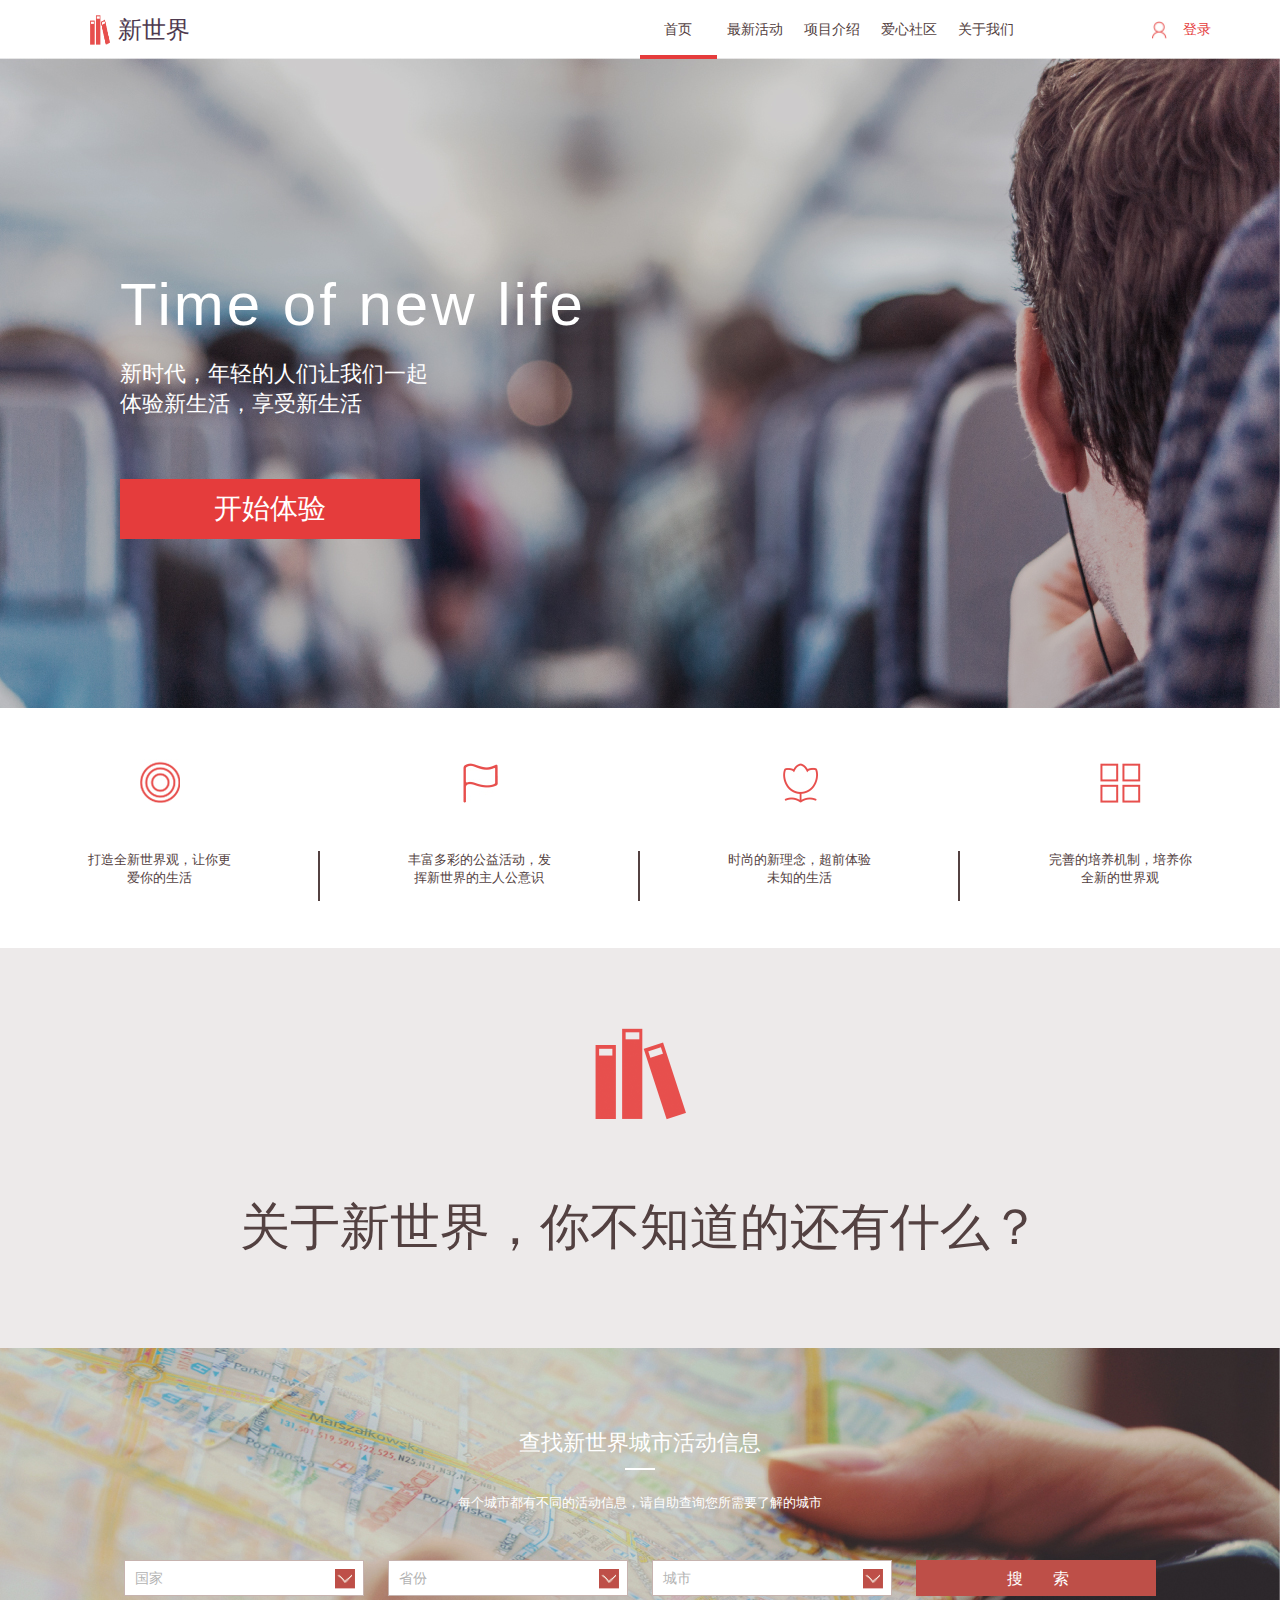
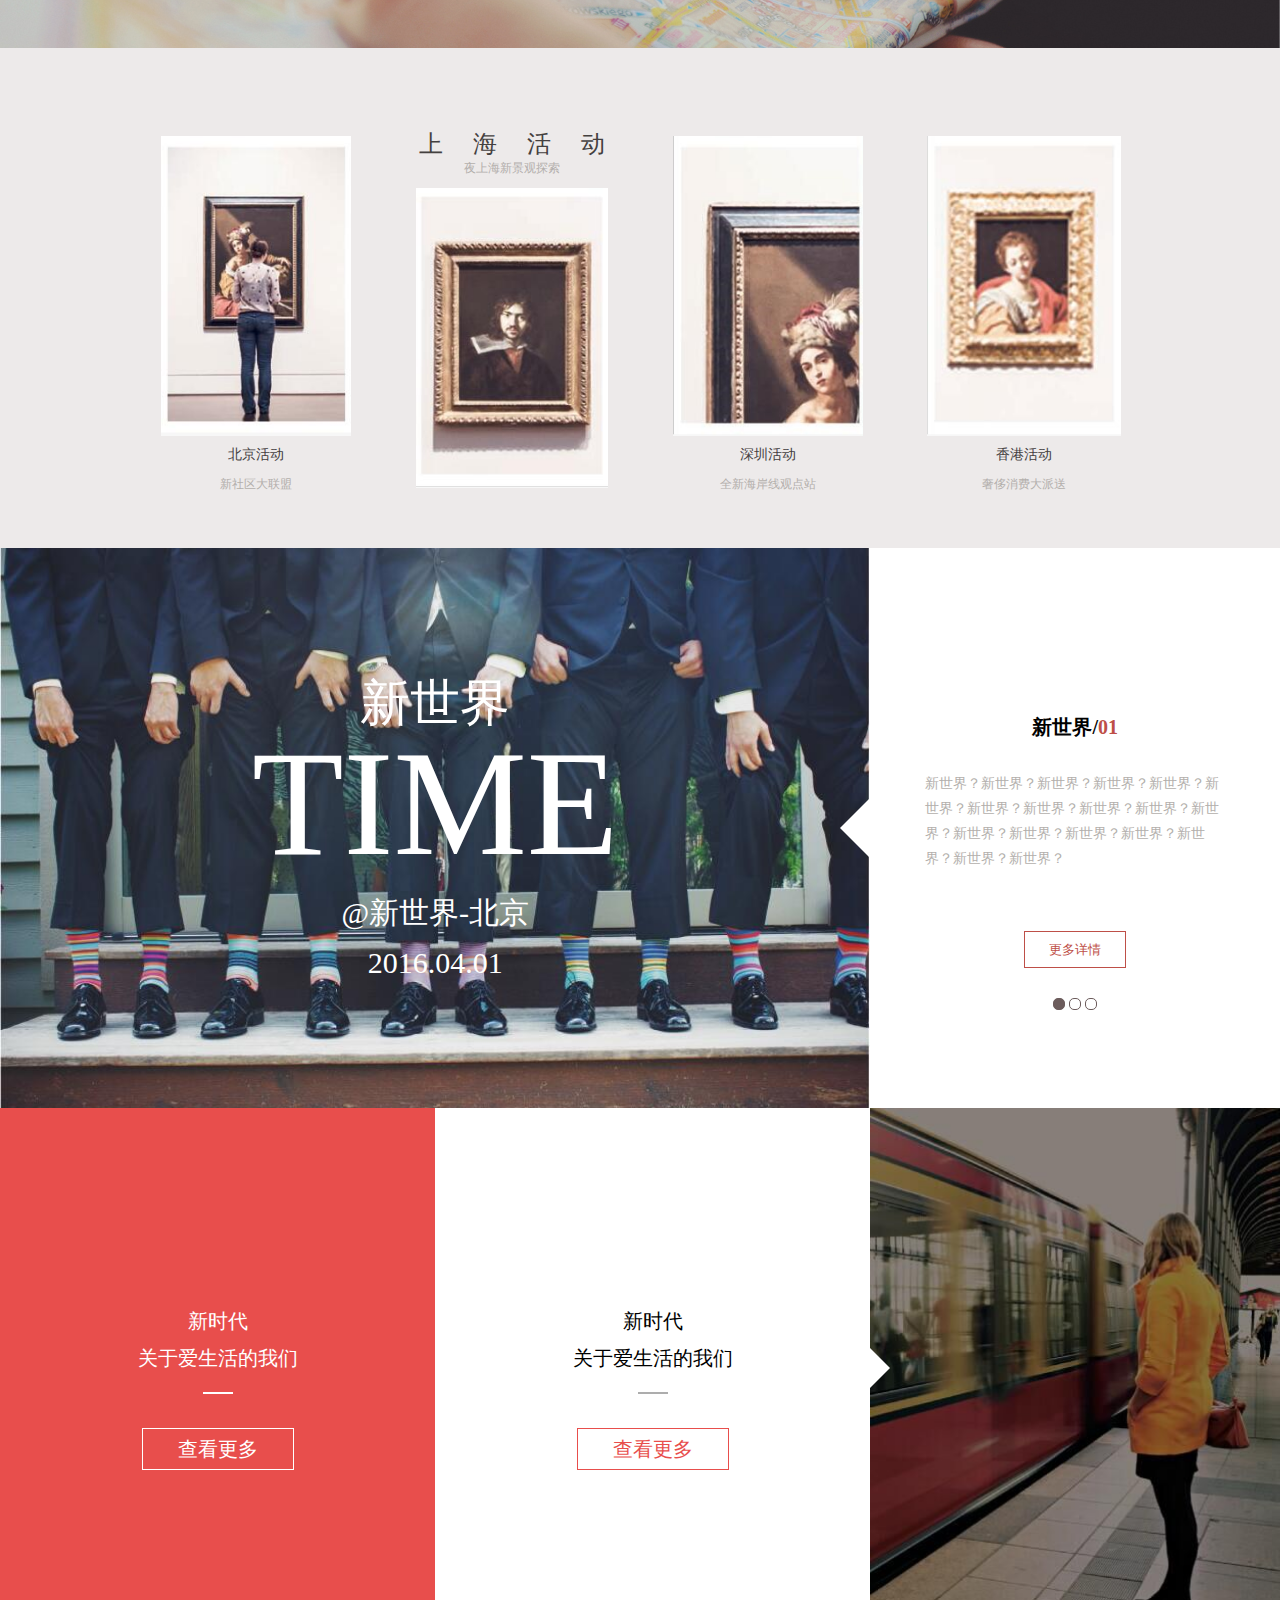
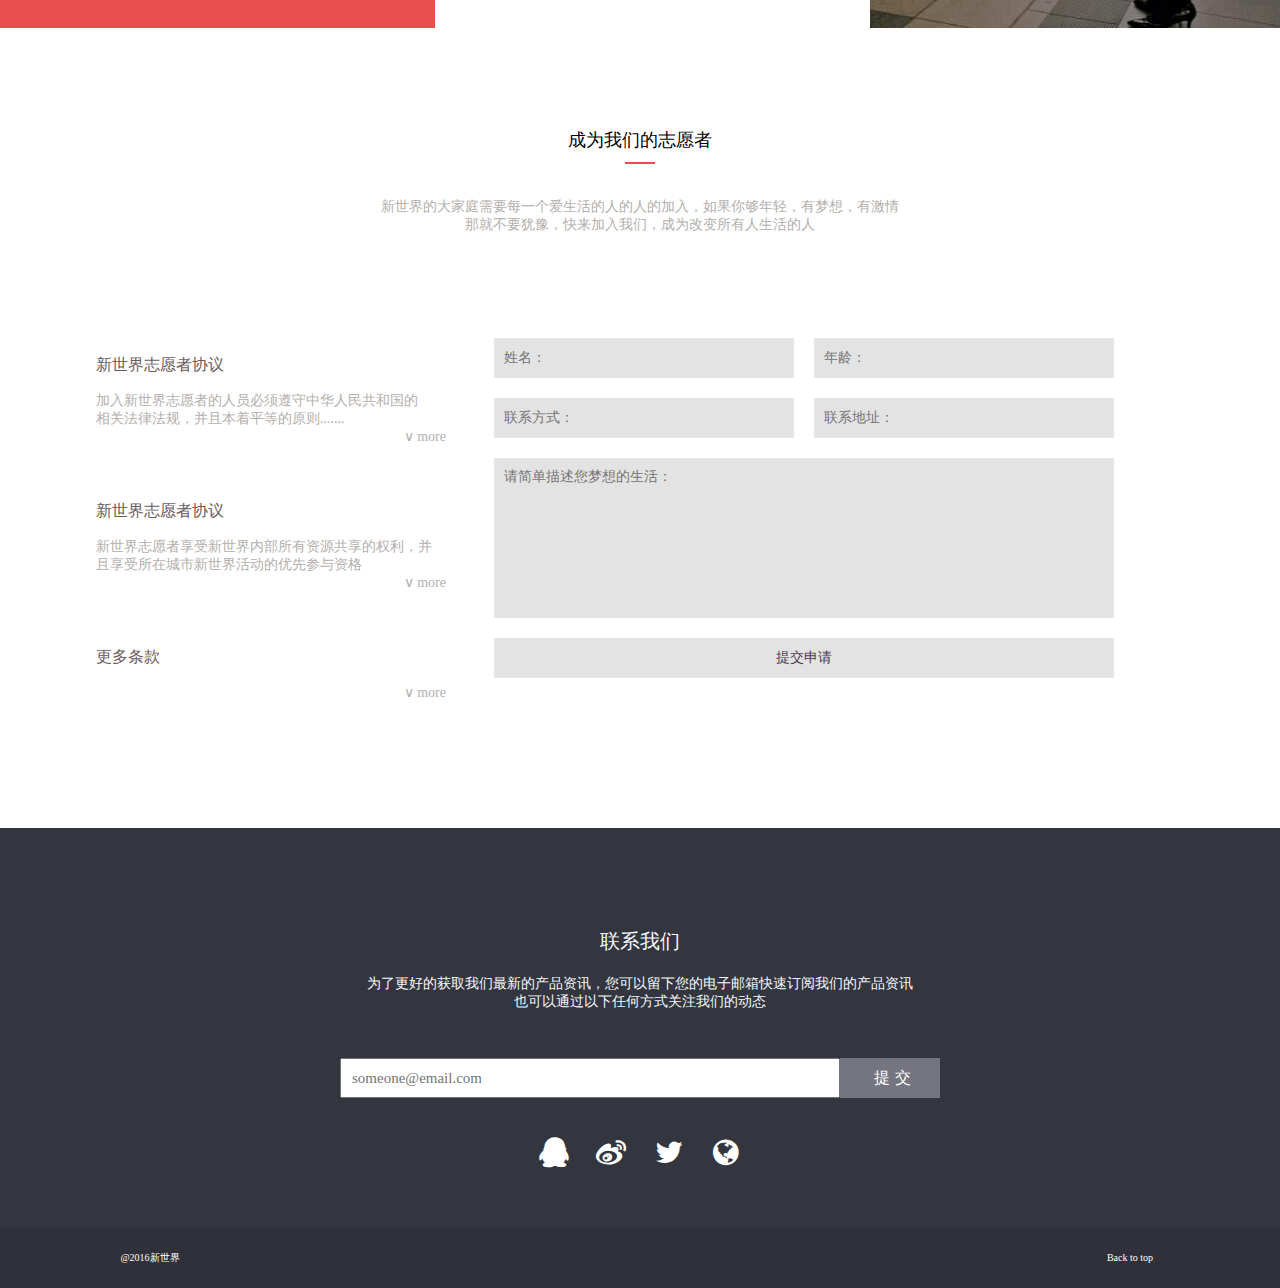
<file: task7/IFE-FirstStage-Task7-master/index.html>
<!DOCTYPE html>
<html lang="en">
<head>
    <meta charset="UTF-8">
    <title>New world</title>
    <link rel="stylesheet" href="css/normalize.css"/>
    <link rel="stylesheet" href="css/style.css"/>
    <link rel="stylesheet" href="css/font-awesome.min.css"/>
</head>
<body>
    
    <a name="top"></a>
    <div class="container">
        <header>
            
            <div class="banner-left">
                <h1>新世界</h1>
            </div>
            <nav>
                <ul>
                    <li>首页</li>
                    <li>最新活动</li>
                    <li>项目介绍</li>
                    <li>爱心社区</li>
                    <li>关于我们</li>
                    <li class="move"></li>
                </ul>
            </nav>
            <div class="banner-right">
                <span>登录</span>
                <div class="move"></div>
            </div>
            
        </header>
        <section id="section-1">
            
            <div class="mes">
                <p>Time of new life</p>
                <p>新时代，年轻的人们让我们一起</p>
                <p>体验新生活，享受新生活</p>
                <span>开始体验</span>
            </div>
            
        </section>
        <section id="section-2">
            
            <div class="cell">
                <div class="img">
                    <img src="images/icon-3.jpg"/>
                </div>
                <div class="mes">
                    <p>打造全新世界观，让你更<br/>爱你的生活</p>
                </div>
            </div>
            <div class="cell">
                <div class="img">
                    <img src="images/icon-4.jpg"/>
                </div>
                <div class="mes">
                    <p>丰富多彩的公益活动，发<br/>挥新世界的主人公意识</p>
                </div>
            </div>
            <div class="cell">
                <div class="img">
                    <img src="images/icon-5.jpg"/>
                </div>
                <div class="mes">
                    <p>时尚的新理念，超前体验<br/>未知的生活</p>
                </div>
            </div>
            <div class="cell">
                <div class="img">
                    <img src="images/icon-6.jpg"/>
                </div>
                <div class="mes">
                    <p>完善的培养机制，培养你<br/>全新的世界观</p>
                </div>
            </div>
            
        </section>
        <section id="section-3">
            
            <div class="img">
                <img src="images/icon-1.png"/>
            </div>
            <div class="mes">
                <p>关于新世界，你不知道的还有什么？</p>
            </div>
            
        </section>
        <section id="section-4">

                <div class="mes">
                    <p>查找新世界城市活动信息</p>
                    <span></span>
                    <p>每个城市都有不同的活动信息，请自助查询您所需要了解的城市</p>
                </div>
                <input type="radio" name="select"/>
                <input type="radio" name="select"/>
                <input type="radio" name="select"/>
                <input type="submit"/ value=" 搜索"/>
                <div class="options">
                    <div class="select select-1">
                        <span>国家</span>
                        <div class="option">
                            <ul>
                                <li>中国</li>
                                <li>美国</li>
                            </ul>
                        </div>
                    </div>
                    <div class="select select-2">
                        <span>省份</span>
                        <div class="option">
                            <ul>
                                <li>北京市</li>
                                <li>天津市</li>
                                <li>河北省</li>
                                <li>陕西省</li>
                                <li>内蒙古自治区</li>
                                <li>辽宁省</li>
                            </ul>
                        </div>
                    </div>
                    <div class="select select-3">
                        <span>城市</span>
                        <div class="option">
                        </div>
                    </div>
                    <div class="select">
                        <span> </span>
                    </div>
                </div>
            
        </section>
        <section id="section-5">
            
            <div class="cell">
                <div class="img">
                    <img src="images/pic03.jpg"/>
                </div>
                <div class="mes">
                    <p>北京活动</p>
                    <p>新社区大联盟</p>
                </div>
            </div>
            <div class="cell">
                <div class="mes">
                    <p>上海活动</p>
                    <p>夜上海新景观探索</p>
                </div>
                <div class="img">
                    <img src="images/pic04.jpg"/>
                </div>
            </div>
            <div class="cell">
                <div class="img">
                    <img src="images/pic05.jpg"/>
                </div>
                <div class="mes">
                    <p>深圳活动</p>
                    <p>全新海岸线观点站</p>
                </div>
            </div>
            <div class="cell">
                <div class="img">
                    <img src="images/pic06.jpg"/>
                </div>
                <div class="mes">
                    <p>香港活动</p>
                    <p>奢侈消费大派送</p>
                </div>
            </div>
            
        </section>
        <section id="section-6">
            
            <div class="left">
                <div class="mes">
                    <p>新世界</p>
                    <p>TIME</p>
                    <p>@新世界-北京</p><br>
                    <p>2016.04.01</p>
                </div>
            </div>
            <div class="right">
                <div class="wrapper">
                    <input type="radio" name="list"/>
                    <input type="radio" name="list"/>
                    <input type="radio" name="list"/><br/>
                    <div class="list"></div>
                    <div class="list"></div>
                    <div class="list"></div>
                    <div class="mes mes-1">
                        <p>新世界/<span>01</span></p>
                        <p>新世界？新世界？新世界？新世界？新世界？新世界？新世界？新世界？新世界？新世界？新世界？新世界？新世界？新世界？新世界？新世界？新世界？新世界？</p>
                    </div>
                    <div class="mes mes-2">
                        <p>新世界/<span>02</span></p>
                        <p>新世界。新世界。新世界。新世界。新世界。新世界。新世界。新世界。新世界。新世界。新世界。新世界。新世界。新世界。新世界。新世界。新世界。新世界。</p>
                    </div>
                    <div class="mes mes-3">
                        <p>新世界/<span>03</span></p>
                        <p>新世界！新世界！新世界！新世界！新世界！新世界！新世界！新世界！新世界！新世界！新世界！新世界！新世界！新世界！新世界！新世界！新世界！新世界！</p>
                    </div>
                    <div class="button">
                        <span>更多详情</span>
                    </div>
                </div>
            </div>
            
        </section>
        <section id="section-7">
            
            <div class="wrapper">
                <div class="cell">
                    <div class="mes">
                        <p>新时代</p>
                        <p>关于爱生活的我们</p>
                        <span></span>
                    </div>
                    <div class="button">
                        <span>查看更多</span>
                    </div>
                </div>
                <div class="cell">
                    <div class="mes">
                        <p>新时代</p>
                        <p>关于爱生活的我们</p>
                        <span></span>
                    </div>
                    <div class="button">
                        <span>查看更多</span>
                    </div>
                </div>
            </div>
            <div class="img"></div>
            
        </section>
        <section id="section-8">
            
            <div class="top">
                <div class="mes">
                    <p>成为我们的志愿者</p>
                    <span></span>
                    <p>新世界的大家庭需要每一个爱生活的人的人的加入，如果你够年轻，有梦想，有激情<br/>那就不要犹豫，快来加入我们，成为改变所有人生活的人</p>
                </div>
            </div>
            <div class="left">
                <div class="mes">
                    <p>新世界志愿者协议</p>
                    <p>加入新世界志愿者的人员必须遵守中华人民共和国的<br/>相关法律法规，并且本着平等的原则.......</p>
                    <span>∨ more</span>
                </div>
                <div class="mes">
                    <p>新世界志愿者协议</p>
                    <p>新世界志愿者享受新世界内部所有资源共享的权利，并<br/>且享受所在城市新世界活动的优先参与资格</p>
                    <span>∨ more</span>
                </div>
                <div class="mes">
                    <p>更多条款</p>
                    <span>∨ more</span>
                </div>
            </div>
            <div class="right">
                <form>
                    <input type="text" placeholder="姓名："/>
                    <input type="text" placeholder="年龄："/>
                    <input type="text" placeholder="联系方式："/>
                    <input type="text" placeholder="联系地址："/>
                    <textarea cols="30" rows="10" placeholder="请简单描述您梦想的生活："></textarea>
                    <input type="submit" value="提交申请"/>
                </form>
            </div>
            
        </section>
        <section id="section-9">
            
            <div class="mes">
                <p>联系我们</p>
                <p>为了更好的获取我们最新的产品资讯，您可以留下您的电子邮箱快速订阅我们的产品资讯<br/>也可以通过以下任何方式关注我们的动态</p>
            </div>
            <div class="text">
                <input type="email" placeholder="someone@email.com"/>
                <input type="submit" value=" 提交"/>
            </div>
            <div class="icon">
                <i class="fa fa-qq"></i>
                <i class="fa fa-weibo"></i>
                <i class="fa fa-twitter"></i>
                <i class="fa fa-globe"></i>
            </div>
            
        </section>
        <footer>
            <div class="mes">
                <span>@2016新世界</span>
            </div>
            <div class="back">
                <a href="#top">Back to top</a>
            </div>
        </footer>
    </div>
    
</body>
</html>
</file>
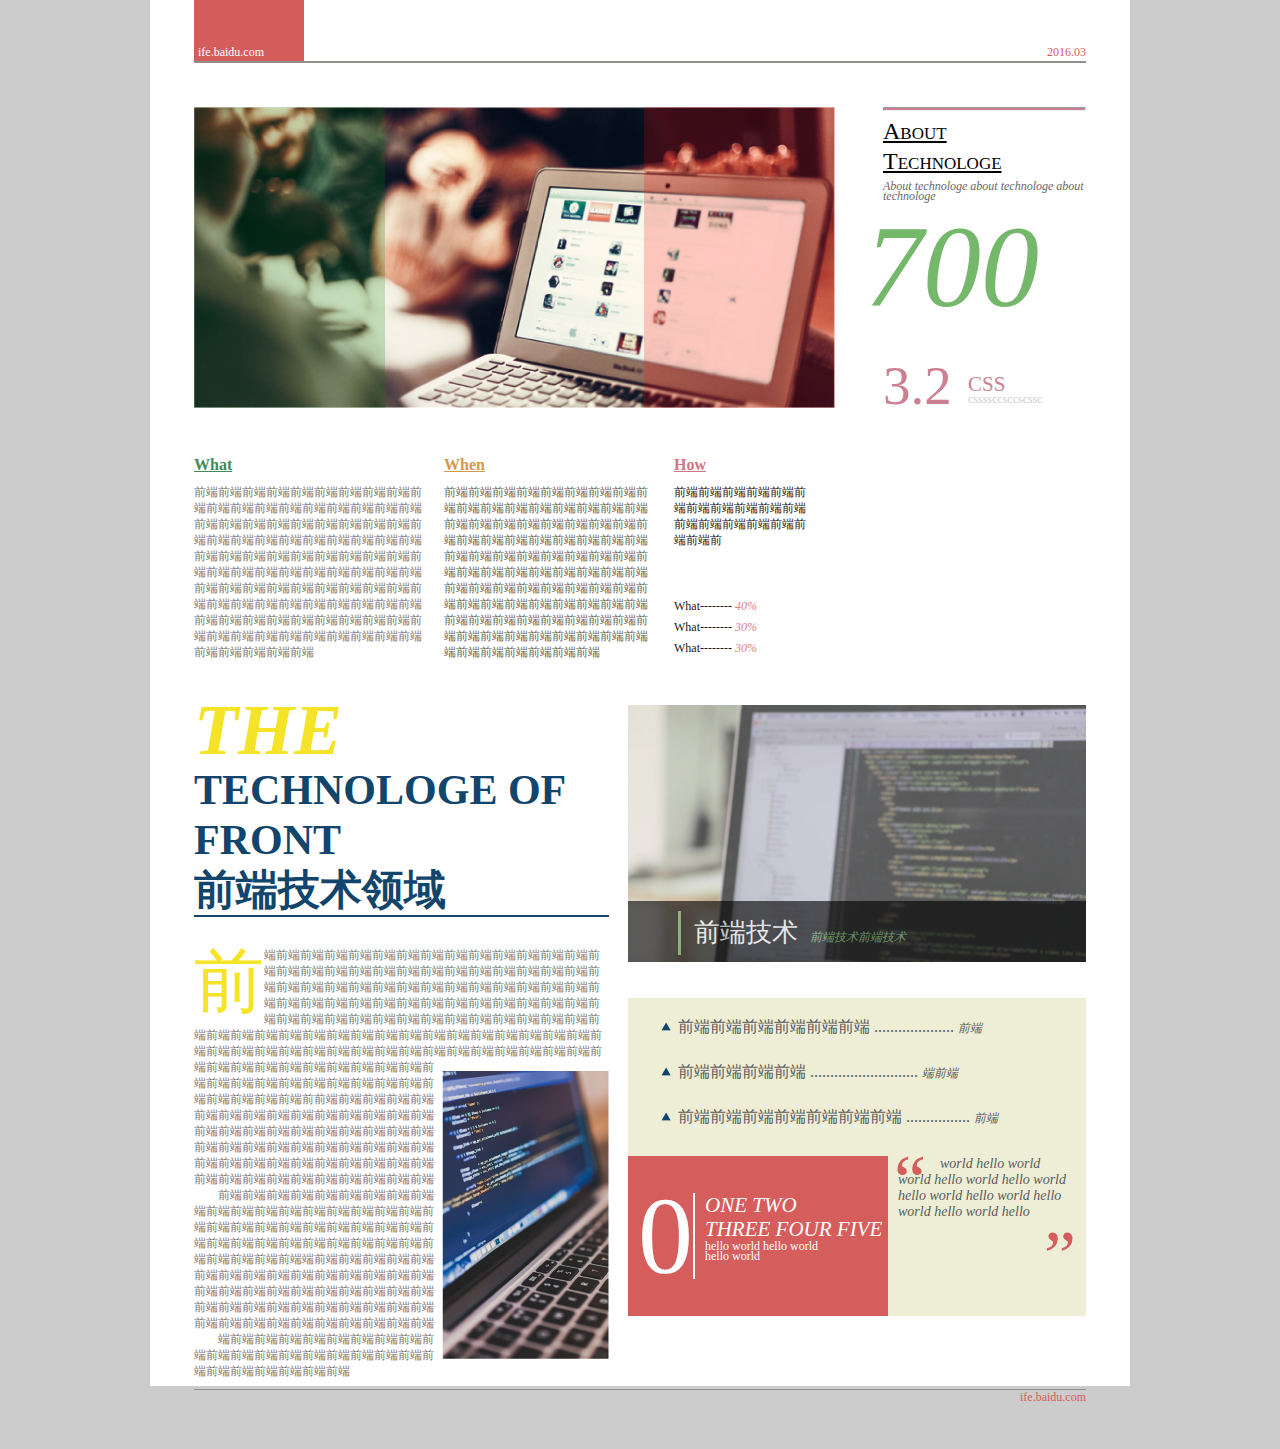
<file: task6/task_1_6git/mission1_6/index.html>
﻿<!DOCTYPE html>
<html>
  <head>
    <meta charset="utf-8">
    <link rel="stylesheet" href="css/index.css" media="screen" title="no title" charset="utf-8">
    <title>Mission1_6</title>
  </head>
  <body>
    <div class="main">
      <div class="top">
        <div class="top_bg">
          <span>ife.baidu.com</span>
        </div>
        <span class="top_time">2016.03</span>
      </div>
      <div class="middle">
        <div class="middle_left">
          <img src="img/pic1.png"/>
          <div class="cover_left"></div>
          <div class="cover_right"></div>
        </div>
        <div class="middle_right">
          <hr/>
          <p class="About">about</p>
          <p class="About" style="margin-top:-10px">technologe</p>
          <p class="detail">About technologe about technologe about technologe</p>
          <p class="seven">700</p>
          <p class="num">3.2</p>
          <p class="text_1">CSS</p>
          <p class="text_2">cssssccsccscssc</p>
        </div>
      </div>
      <div class="middle_text">
        <div class="le">
          <div class="what">What</div>
          <p>
            前端前端前端前端前端前端前端前端前端前
            端前端前端前端前端前端前端前端前端前端
            前端前端前端前端前端前端前端前端前端前
            端前端前端前端前端前端前端前端前端前端
            前端前端前端前端前端前端前端前端前端前
            端前端前端前端前端前端前端前端前端前端
            前端前端前端前端前端前端前端前端前端前
            端前端前端前端前端前端前端前端前端前端
            前端前端前端前端前端前端前端前端前端前
            端前端前端前端前端前端前端前端前端前端
            前端前端前端前端前端
          </p>
        </div>
        <div class="mi">
          <div class="when">When</div>
          <p>
            前端前端前端前端前端前端前端前端前
            端前端前端前端前端前端前端前端前端
            前端前端前端前端前端前端前端前端前
            端前端前端前端前端前端前端前端前端
            前端前端前端前端前端前端前端前端前
            端前端前端前端前端前端前端前端前端
            前端前端前端前端前端前端前端前端前
            端前端前端前端前端前端前端前端前端
            前端前端前端前端前端前端前端前端前
            端前端前端前端前端前端前端前端前端
            端前端前端前端前端前端前端
          </p>
        </div>
        <div class="ri">
          <div class="how">How</div>
          <p>
            前端前端前端前端前端前
            端前端前端前端前端前端
            前端前端前端前端前端前
            端前端前
          </p>
          <ul>
            <li>What--------
              <span>40%</span>
            </li>
            <li>What--------
              <span>30%</span>
            </li>
            <li>What--------
              <span>30%</span>
            </li>
          </ul>
        </div>
      </div>
      <div class="bottom">
        <div class="left">
          <div class="left_up">
				    <p><span class="the">THE</span> TECHNOLOGE OF FRONT </p>
				    <p><span class="front_end">前端技术领域</span></p>
			    </div>
          <div class="left_bottom">
				    <div class="le_text">
					    <p>    前端前端前端前端前端前端前端前端前端前端前端前端前端前端前端前端前端前端前端前端前端前端前端前端前端前端前端前端前端前端前端前端前端前端前端前端前端前端前端前端前端前端前端前端前端前端前端前端前端前端前端前端前端前端前端前端前端前端前端前端前端前端前端前端前端前端前端前端前端前端前端前端前端前端前端前端前端前端前端前端前端前端前端前端前端前端前端前端前端前端前端前端前端前端前端前端前端前端前端前端前端<img class="pic_2" src="img/pic3.png"/>前端前端前端前端前端前端前端前端前端前端前端前端前端前端前端前端前端前端前端前端前端前端前端前端前端前端前端前端前前端前端前端前端前端前端前端前端前端前端前端前端前端前端前端前端前端前端前端前端前端前端前端前端前端前端前端前端前端前端前端前端前端前端前端前端前端前端前端前端前端前端前端前端前端前端前端前端前端前端前端前端前端前端前端
              </p>
            </div>
					    <p>前端前端前端前端前端前端前端前端前端端前端前端前端前端前端前端前端前端前端前端前端前端前端前端前端前端前端前端前端前端前端前端前端前端前端前端前端前端前端前端前端前端前端前端端前端前端前端前端前端前端前端前端前端前端前端前端前端前端前端前端前端前端前端前端前端前端前端前端前端前端前端前端前端前端前端前端前端前端前端前端前端前端前端前端前端前端前端前端前端</p>
					    <p>端前端前端前端前端前端前端前端前端前端前端前端前端前端前端前端前端前端前端前端前端前端前端前端前端前端</p>
			    </div>
        </div>
        <div class="right">
          <div class="rim">
            <img src="img/pic2.png"/>
            <div class="rim_text">
              <p>
                前端技术
                <span>前端技术前端技术</span>
              </p>
            </div>
          </div>
          <div class="r_text">
            <div class="r_text_1">
              <ul>
                <li>
                  前端前端前端前端前端前端 ....................
                  <span class="sp">前端</span>
                </li>
                <li>
                  前端前端前端前端 ...........................
                  <span class="sp">端前端</span>
                </li>
                <li>
                  前端前端前端前端前端前端前端 ................
                  <span class="sp">前端</span>
                </li>
              </ul>
            </div>
            <div class="r_text_2">
              <p class="zero">0</p>
              <p class="nums">
                ONE TWO
                <br/>
                THREE FOUR FIVE
              </p>
              <p class="hello">
                hello world hello world
                <br/>
                hello world
              </p>
            </div>
            <div class="r_text_3">
              <p>
                <span class="pu_left">“</span>
                world hello world world hello world hello world hello world hello world hello world hello world hello
                <span class="pu_right">”</span>
              </p>
            </div>
          </div>
        </div>
      </div>
      <footer>
        <p>ife.baidu.com</p>
      </footer>
    </div>
  </body>
</html>
</file>
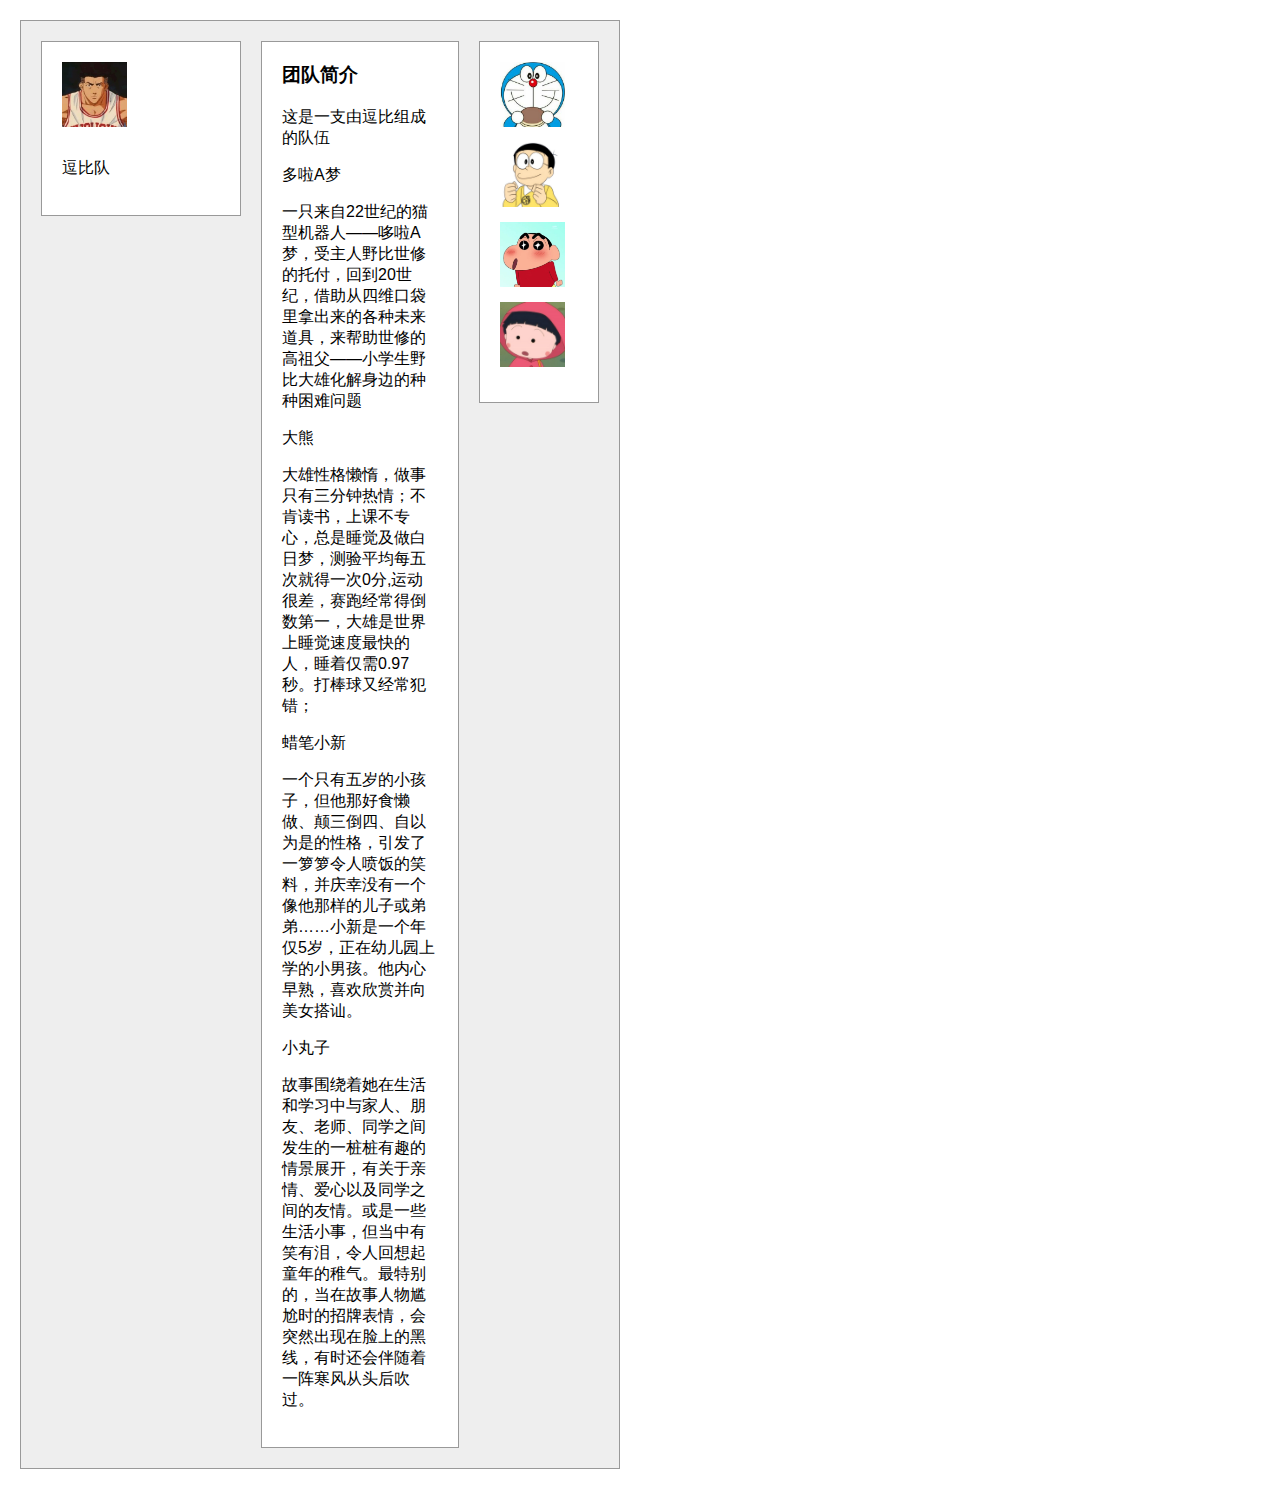
<file: task3/task_1_3cen _i/task_1_3_i.html>
<!DOCTYPE html PUBLIC "-//W3C//DTD XHTML 1.0 Transitional//EN" "http://www.w3.org/TR/xhtml1/DTD/xhtml1-transitional.dtd">
<html xmlns="http://www.w3.org/1999/xhtml">
<head>
	<meta http-equiv="Content-Type" content="text/html; charset=utf-8" />
	<link href="style/task_1_3_i.css" rel="stylesheet" type="text/css"/>
<title>task1_3_i</title>
</head>
	
<body>
	<div class="mainbody">
		<div class="left">
			<img class="teamLogo" src="img/qt.jpg"></img>
			<p class="teamText">逗比队</p>
		</div>
		
		<div class="right">
			<img class="bodysLogo"  src="img/dlA.jpg"></img>
			<img class="bodysLogo"  src="img/dx.jpeg"></img>
			<img class="bodysLogo"  src="img/xiaoxin.jpg"></img>
			<img class="bodysLogo"  src="img/xwz.jpeg"></img>
		</div>
		
		<div class="middle">
			<h3>团队简介</h3>
			<p>这是一支由逗比组成的队伍</p>
			<a>多啦A梦</a>
			<p>一只来自22世纪的猫型机器人——哆啦A梦，受主人野比世修的托付，回到20世纪，借助从四维口袋里拿出来的各种未来道具，来帮助世修的高祖父——小学生野比大雄化解身边的种种困难问题</p>
			<a>大熊</a>
			<p>大雄性格懒惰，做事只有三分钟热情；不肯读书，上课不专心，总是睡觉及做白日梦，测验平均每五次就得一次0分,运动很差，赛跑经常得倒数第一，大雄是世界上睡觉速度最快的人，睡着仅需0.97秒。打棒球又经常犯错；</p>
			<a>蜡笔小新</a>
			<p>一个只有五岁的小孩子，但他那好食懒做、颠三倒四、自以为是的性格，引发了一箩箩令人喷饭的笑料，并庆幸没有一个像他那样的儿子或弟弟……小新是一个年仅5岁，正在幼儿园上学的小男孩。他内心早熟，喜欢欣赏并向美女搭讪。</p>
			<a>小丸子</a>
			<p>故事围绕着她在生活和学习中与家人、朋友、老师、同学之间发生的一桩桩有趣的情景展开，有关于亲情、爱心以及同学之间的友情。或是一些生活小事，但当中有笑有泪，令人回想起童年的稚气。最特别的，当在故事人物尴尬时的招牌表情，会突然出现在脸上的黑线，有时还会伴随着一阵寒风从头后吹过。</p>
		</div>
		
		
		
	</div>
	
</body>
</html>
</file>
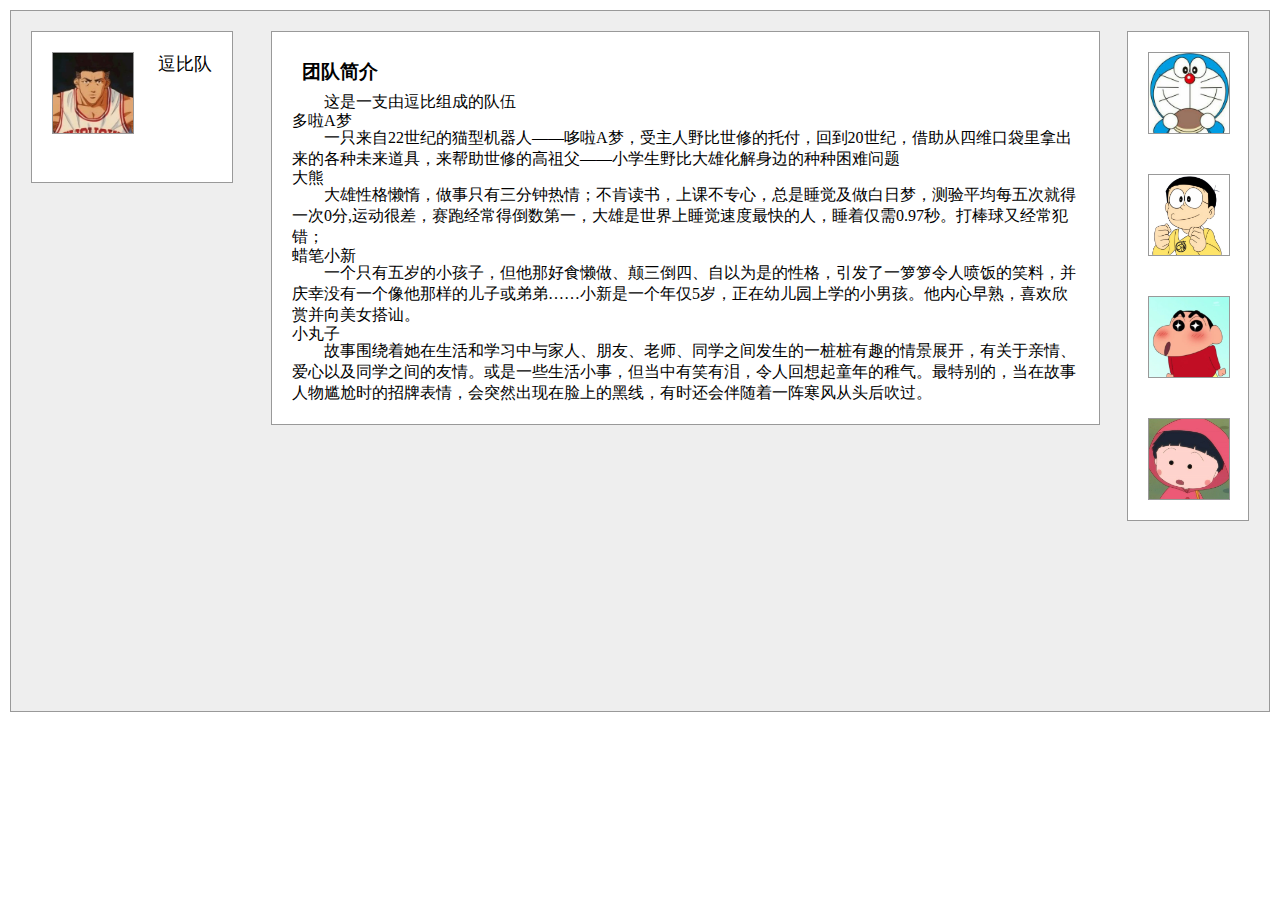
<file: task3/task_1_3cen/task_1_3.html>
<!DOCTYPE html PUBLIC "-//W3C//DTD XHTML 1.0 Transitional//EN" "http://www.w3.org/TR/xhtml1/DTD/xhtml1-transitional.dtd">
<html xmlns="http://www.w3.org/1999/xhtml">
<head>
	<meta http-equiv="Content-Type" content="text/html; charset=utf-8" />
	<link href="style/task_1_3.css" rel="stylesheet" type="text/css"/>
<title>task1_3</title>
</head>
	
<body>
	<div class="mainbody">
		<div class="left">
			<img class="teamLogo" src="img/qt.jpg"></img>
			<p class="teamText">逗比队</p>
		</div>
		
		<div class="right">
			<img class="bodysLogo"  src="img/dlA.jpg"></img>
			<img class="bodysLogo"  src="img/dx.jpeg"></img>
			<img class="bodysLogo"  src="img/xiaoxin.jpg"></img>
			<img class="bodysLogo"  src="img/xwz.jpeg"></img>
		</div>
		
		<div class="middle">
			<h3>团队简介</h3>
			<p>这是一支由逗比组成的队伍</p>
			<a>多啦A梦</a>
			<p>一只来自22世纪的猫型机器人——哆啦A梦，受主人野比世修的托付，回到20世纪，借助从四维口袋里拿出来的各种未来道具，来帮助世修的高祖父——小学生野比大雄化解身边的种种困难问题</p>
			<a>大熊</a>
			<p>大雄性格懒惰，做事只有三分钟热情；不肯读书，上课不专心，总是睡觉及做白日梦，测验平均每五次就得一次0分,运动很差，赛跑经常得倒数第一，大雄是世界上睡觉速度最快的人，睡着仅需0.97秒。打棒球又经常犯错；</p>
			<a>蜡笔小新</a>
			<p>一个只有五岁的小孩子，但他那好食懒做、颠三倒四、自以为是的性格，引发了一箩箩令人喷饭的笑料，并庆幸没有一个像他那样的儿子或弟弟……小新是一个年仅5岁，正在幼儿园上学的小男孩。他内心早熟，喜欢欣赏并向美女搭讪。</p>
			<a>小丸子</a>
			<p>故事围绕着她在生活和学习中与家人、朋友、老师、同学之间发生的一桩桩有趣的情景展开，有关于亲情、爱心以及同学之间的友情。或是一些生活小事，但当中有笑有泪，令人回想起童年的稚气。最特别的，当在故事人物尴尬时的招牌表情，会突然出现在脸上的黑线，有时还会伴随着一阵寒风从头后吹过。</p>
		</div>
		
		
		
	</div>
	
</body>
</html>
</file>
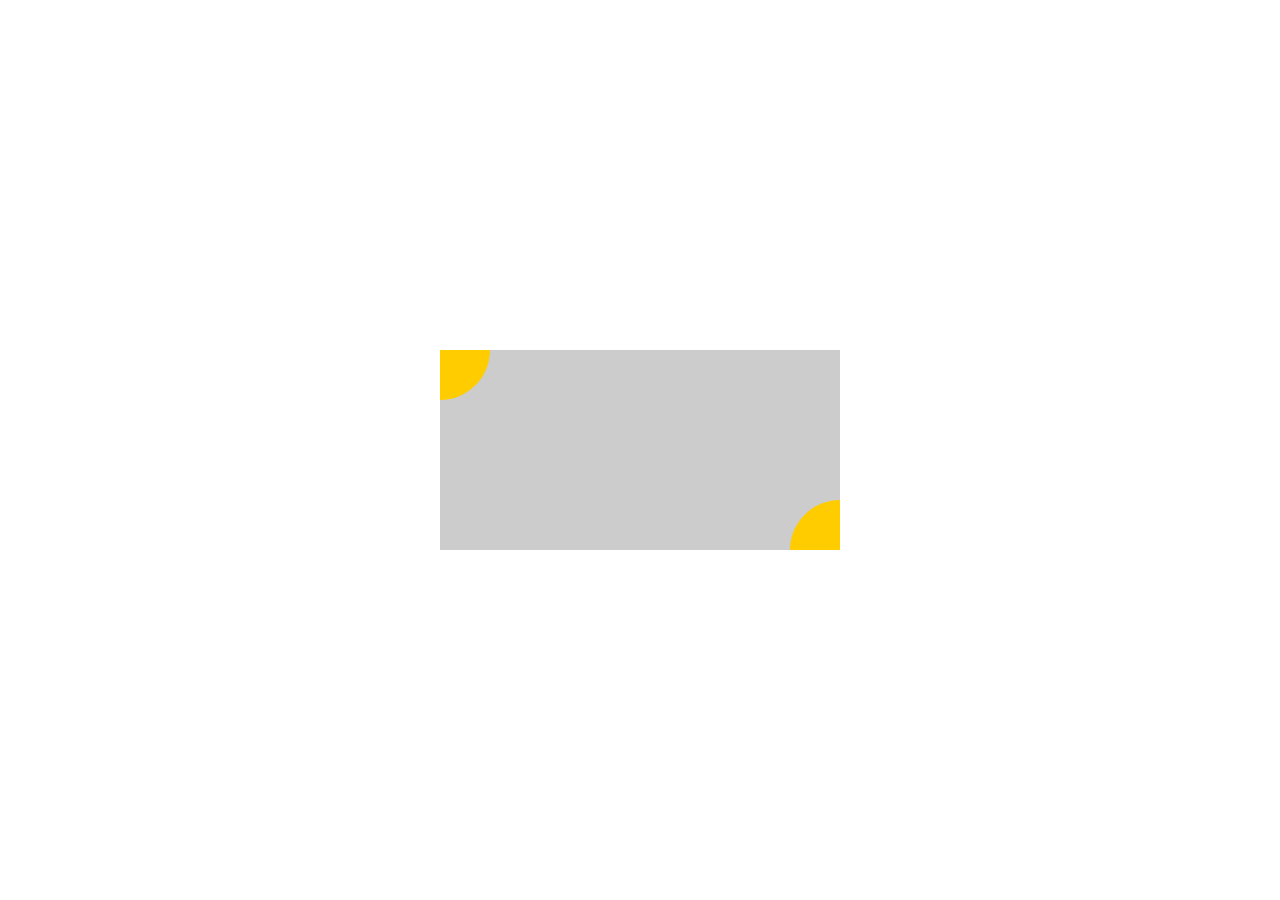
<file: task4/task_1_4cen/task_1_4 flex.html>
<!DOCTYPE html PUBLIC "-//W3C//DTD XHTML 1.0 Transitional//EN" "http://www.w3.org/TR/xhtml1/DTD/xhtml1-transitional.dtd">
<html xmlns="http://www.w3.org/1999/xhtml">
<head>
	<meta http-equiv="Content-Type" content="text/html; charset=utf-8" />
	<link href="style/task_1_4 flex.css" rel="stylesheet" type="text/css"/>
<title>task1_4_flex</title>
</head>
	
<body>
	<div class="wrap">
		<div class="mainbody">	
			<div class="cicle toLeft">	</div>
			<div class="cicle toRight"> </div>	
		</div>
	</div>
</body>
</html>
</file>
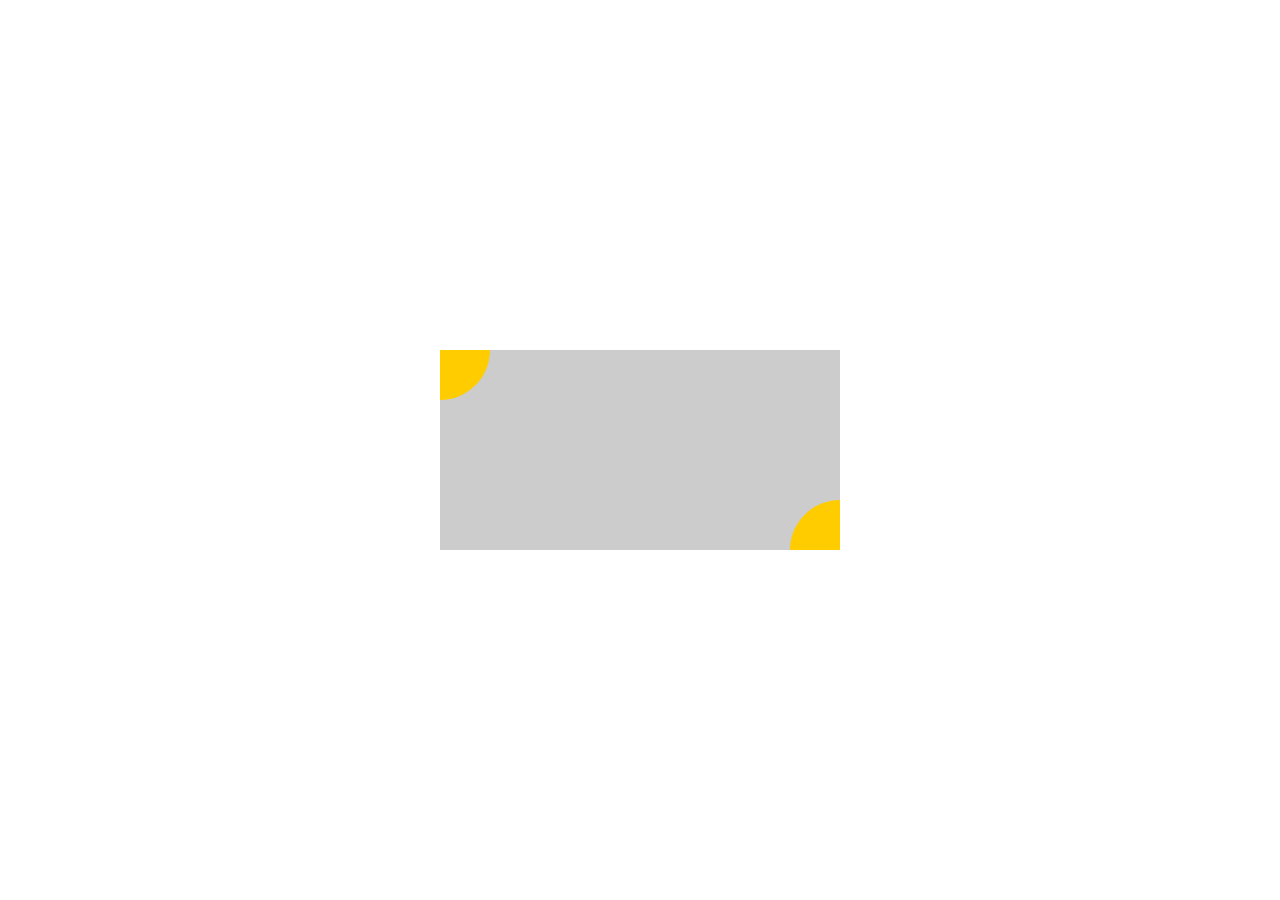
<file: task4/task_1_4cen/task_1_4 position.html>
<!DOCTYPE html PUBLIC "-//W3C//DTD XHTML 1.0 Transitional//EN" "http://www.w3.org/TR/xhtml1/DTD/xhtml1-transitional.dtd">
<html xmlns="http://www.w3.org/1999/xhtml">
<head>
	<meta http-equiv="Content-Type" content="text/html; charset=utf-8" />
	<link href="style/task_1_4 position.css" rel="stylesheet" type="text/css"/>
<title>task1_4</title>
</head>
	
<body>
	<div class="mainbody">	
		<div class="cicle toLeft">	</div>
		<div class="cicle toRight"> </div>	
	</div>
	
</body>
</html>
</file>
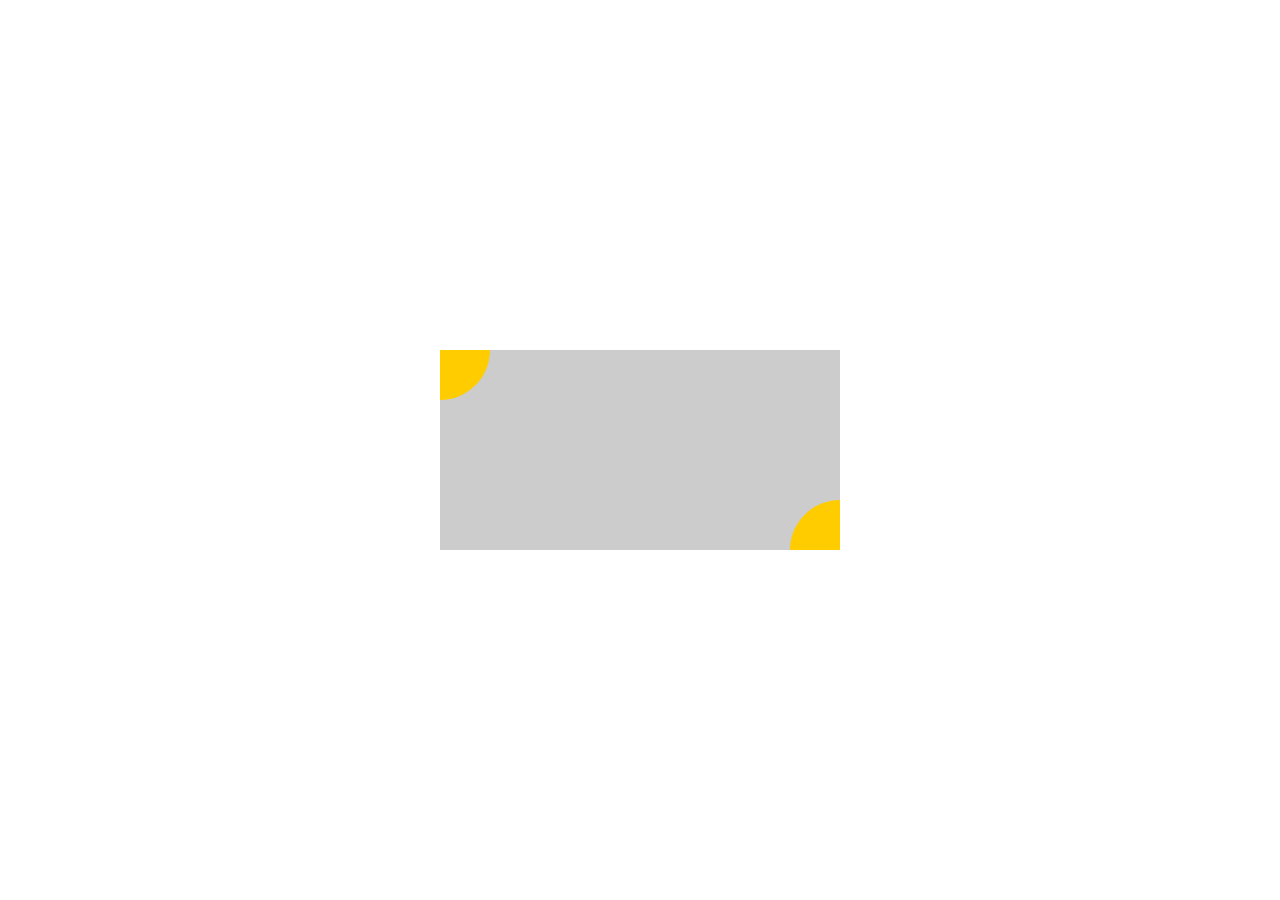
<file: task4/task_1_4cen/task_1_4 table.html>
<!DOCTYPE html PUBLIC "-//W3C//DTD XHTML 1.0 Transitional//EN" "http://www.w3.org/TR/xhtml1/DTD/xhtml1-transitional.dtd">
<html xmlns="http://www.w3.org/1999/xhtml">
<head>
	<meta http-equiv="Content-Type" content="text/html; charset=utf-8" />
	<link href="style/task_1_4 table.css" rel="stylesheet" type="text/css"/>
<title>task1_4</title>
</head>
	
<body>
	<div class="mainbody">
		<div class="wraper">
			<div class="inner">
				<div class="cicle toLeft">	</div>
				<div class="cicle toRight"> </div>	
			</div>
		</div>
	</div>
	
</body>
</html>
</file>
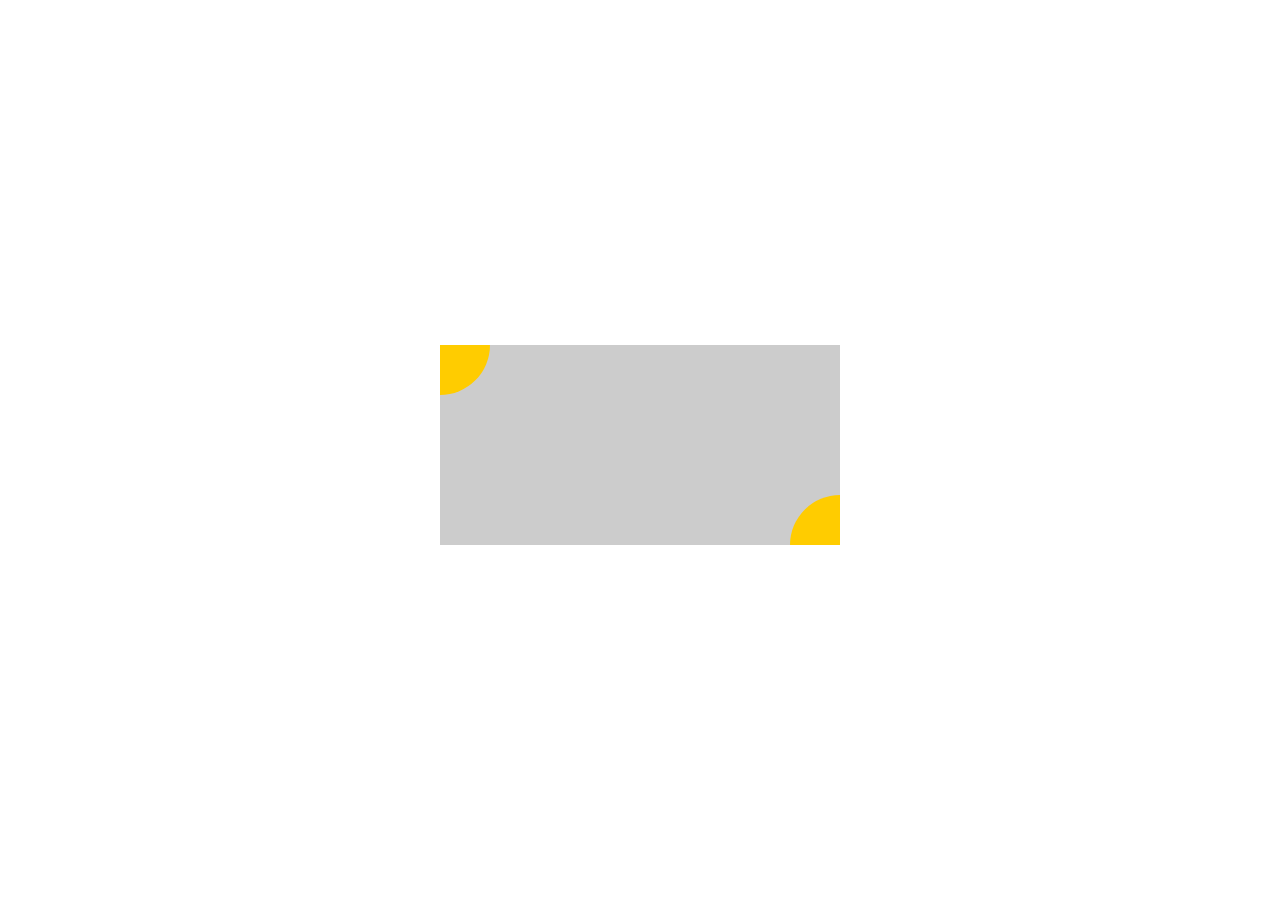
<file: task4/task_1_4git/task-4.html>
﻿<!DOCTYPE html>
<html>
  <head>
    <meta charset="utf-8">
    <title>定位和居中问题</title>
    <link rel="stylesheet" href="task-4.css">
  </head>
  <body>
  <div class="container">
    <div class="rect">
      <div id="circle-1"></div>
      <div id="circle-2"></div>
    </div>
  </div> 
  </body>
</html>
</file>
<file: task7/IFE-FirstStage-Task7-master/css/style.css>
.container{
    width: 100%;
    min-width: 1280px;
    font-family: 'Microsoft YaHei';
}
header{
    width: 100%;
    height: 60px;
    font-size: 0;
}
header .banner-left{
    height: 60px;
    width: 10%;
    display: inline-block;
    vertical-align: middle;
    line-height: 60px;
    text-align: center;
    
    position: relative;
    left: 7%;
    
    background: url(../images/icon-1.png) no-repeat left;
    background-size: 16% 50%;
}
header .banner-left h1{
    color: #4E3A4F;
    font-size: 24px;
    font-weight: 500;
    margin: 0;
    cursor: default;
}
header nav{
    height: 60px;
    width: 30%;
    display: inline-block;
    vertical-align: middle;
    
    position: relative;
    left: 40%;
}
header nav ul{
    height: 60px;
    width: 100%;
    line-height: 60px;
    list-style: none;
    box-sizing: border-box;
    margin: 0;
    padding: 0;
}
header nav ul li{
    display: inline-block;
    width: 20%;
    font-size: 14px;
    text-align: center;
    box-sizing: border-box;
    color: #534141;
    cursor: pointer;
    
    -webkit-transition:color 0.4s ease-in-out;
    -moz-transition:color 0.4s ease-in-out;
    transition:color 0.4s ease-in-out;
}
header nav ul li:hover{
    color: #F04C57;
}
header nav ul .move{
    position: absolute;
    border-top: 4px solid #E53C3C;
    left: 0;
    top: 55px;
    
    -webkit-transition: left 0.4s ease-in-out;
    -moz-transition: left 0.4s ease-in-out;
    transition: left 0.4s ease-in-out;
}
header nav ul li:nth-child(1):hover~.move{
    left: 0;
}
header nav ul li:nth-child(2):hover~.move{
    left: 20%;
}
header nav ul li:nth-child(3):hover~.move{
    left: 40%;
}
header nav ul li:nth-child(4):hover~.move{
    left: 60%;
}
header nav ul li:nth-child(5):hover~.move{
    left: 80%;
}
header .banner-right{
    font-size: 14px;
    color: #E53C3C;
    height: 60px;
    width: 7%;
    display: inline-block;
    vertical-align: middle;
    line-height: 60px;
    text-align: center;
    cursor: pointer;
    
    position: relative;
    left: 50%;
    
    background: url(../images/icon-2.jpg) no-repeat left;
    background-size: 15px 18px;
}
header .banner-right .move{
    width: 0;
    border-top: 2px solid #E53C3C;
    position: absolute;
    top: 45px;
    left: 25%;
    
    -webkit-transition:width 0.4s ease-in-out;
    -moz-transition:width 0.4s ease-in-out;
    transition:width 0.4s ease-in-out;
}
header .banner-right:hover .move{
    width: 50px;
}
#section-1{
    width: 100%;
    height: 650px;
    margin-top: -2px;
    background-image: url(../images/pic01.jpg);
    background-size: 100% auto;
}
#section-1 .mes{
    position: absolute;
    top: 270px;
    left: 120px;
}
#section-1 .mes p{
    font-size: 22px;
    color: #fff;
    margin: 0;
}
#section-1 .mes p:first-child{
    font-family: Arial;
    font-size: 60px;
    margin-bottom: 20px;
    letter-spacing: 3px;
}
#section-1 .mes p:last-of-type{
    margin-bottom: 60px;
}
#section-1 .mes span{
    width: 300px;
    height: 60px;
    display: inline-block;
    line-height: 60px;
    text-align: center;
    font-size: 28px;
    color: #fff;
    background: #E53C3C;
    cursor: pointer;
    
    -webkit-transition: all 0.4s ease-in-out;
    -moz-transition: all 0.4s ease-in-out;
    transition: all 0.4s ease-in-out;
}
#section-1 .mes span:hover{
    background: #E31212;
    border-radius: 3px;
}
#section-2{
    width: 100%;
    height: 240px;
    font-size: 0;
}
#section-2 .cell{
    width: 25%;
    display: inline-block;
    position: relative;
    top: 0;
}
#section-2 .cell .img{
    width: 100%;
    height: 130px;
    display: inline-block;
    line-height: 130px;
    text-align: center;
}
#section-2 .cell .img img{
    position: relative;
    top: 30px;
}
#section-2 .cell .mes{
    width: 100%;
    height: 50px;
    font-size: 13px;
    color: #534141;
    text-align: center;
    box-sizing: border-box;
    border-right: 2px solid #534141;
    
    -webkit-transition: all 0.4s ease-in-out;
    -moz-transition: all 0.4s ease-in-out;
    transition: all 0.4s ease-in-out;
}
#section-2 .cell:hover .mes{
    color: #BE4F48;
}
#section-2 .cell:last-child .mes{
    border:none;
}
#section-3{
    width: 100%;
    height: 400px;
    background: #EDEAEA;
    text-align: center;
}
#section-3 .img{
    position: relative;
    top: 80px;
}
#section-3 .mes{
    font-size: 50px;
    color: #534141;
    
    position: relative;
    top: 100px;
}
#section-4{
    width: 100%;
    height: 300px;
    padding-top: 80px;
    box-sizing: border-box;
    text-align: center;
    background: url(../images/pic02.jpg);
    background-size: cover;
}
#section-4 .mes p{
    color: #fff;
    margin: 0;
}
#section-4 .mes p:first-child{
    font-size: 22px;
}
#section-4 .mes p:last-child{
    font-size: 13px;
}
#section-4 .mes span{
    color: #fff;
    display: inline-block;
    width: 30px;
    height: 20px;
    margin-top: 10px;
    border-top: 2px solid #fff;
    
    -webkit-transition: width 0.4s ease-in-out;
    -moz-transition: width 0.4s ease-in-out;
    transition: width 0.4s ease-in-out;
}
#section-4 .mes span:hover{
    width: 300px;
}
#section-4 .options{
    height: 36px;
}
#section-4 input[type="radio"]{
    width: 240px;
    height: 36px;
    margin: 0 10px;
    cursor: pointer;
    opacity: 0;
    position: relative;
    top: 47px;
    z-index: 10;
}
#section-4 .options .select{
    width: 240px;
    height: 36px;
    margin: 0 10px;
    
    font-size: 14px;
    line-height: 36px;
    text-align: left;
    color: #B3B3B3;
    
    display: inline-block;
    position: relative;
    
    box-sizing: border-box;
    border: 1px solid #C6B3AF;
    
    background: url(../images/icon-7.png) no-repeat 210px 8px,#fff;
    background-size: 20px;
}
#section-4 .options .select:last-of-type{
    visibility: hidden;
}
#section-4 .options .select span{
    margin-left: 10px;
}
#section-4 .options .select .option{
    width: 240px;
    background-color: #E3E3E5;
    position: absolute;
    z-index: 10;
    display: none;
    left: -2px;
    top: 34px;
}
#section-4 input[type="radio"]:nth-of-type(1):checked~.options .select,
#section-4 input[type="radio"]:nth-of-type(2):checked~.options .select{
    top: -1px;
}
#section-4 input[type="radio"]:nth-of-type(1):checked~.options .select-1{
    border: 2px solid #AE7271;
    border-bottom-width: 0;
}
#section-4 input[type="radio"]:nth-of-type(1):checked~.options .select-1 .option{
    display: block;
}
#section-4 input[type="radio"]:nth-of-type(2):checked~.options .select-2{
    border: 2px solid #AE7271;
    border-bottom-width: 0;
}
#section-4 input[type="radio"]:nth-of-type(2):checked~.options .select-2 .option{
    display: block;
}
#section-4 input[type="radio"]:nth-of-type(3):checked~.options .select-3{
    border: 1px solid #C6B3AF;
}
#section-4 .options .select .option ul{
    margin: 0;
    padding: 0;
    width: 240px;
    box-sizing: border-box;
    border: 2px solid #AE7271;
    border-top-width: 0;
}
#section-4 .options .select .option ul li{
    height: 32px;
    line-height: 32px;
    text-align: left;
    padding-left: 40px;
    list-style: none;
    cursor: pointer;
}
#section-4 .options .select .option ul li:hover{
    background: url(../images/icon-8.png) no-repeat 10px 8px,#BF4E48;
    background-size: 20px;
    color: #fff;
}
#section-4 input[type="submit"]{
    width: 240px;
    height: 36px;
    line-height: 36px;
    font-size: 16px;
    margin: 0 10px;
    border: 0;
    outline: 0;
    background-color: #BE4F48;
    color: #fff;
    letter-spacing: 30px;
    display: inline-block;
    cursor: pointer;
    position: relative;
    top: 36px;
    
    -webkit-transition: background-color 0.4s ease-in-out;
    -moz-transition: background-color 0.4s ease-in-out;
    transition: background-color 0.4s ease-in-out;
}
#section-4 input[type="submit"]:hover{
    background-color: #E31212;
    border-radius: 3px;
}
#section-5{
    width: 100%;
    height: 500px;
    background-color: #EDEAEA;
    text-align: center;
    font-size: 0;
}
#section-5 .cell{
    display: inline-block;
    width: 20%;
    height: 400px;
    position: relative;
    top: 50px;
    box-sizing: border-box;
}
#section-5 .cell .img{
    width: 100%;
    height: 320px;
    padding: 10px;
    box-sizing: border-box;
}
#section-5 .cell .img img{
    height: 300px;
    cursor: pointer;
}
#section-5 .cell .mes{
    width: 100%;
    height: 80px;
    box-sizing: border-box;
}
#section-5 .cell .mes p:first-child{
    font-size: 14px;
    color: #44403F;
    margin: 0;
}
#section-5 .cell .mes p:last-child{
    font-size: 12px;
    color: #B3AFAC;
}
#section-5 .cell:nth-child(2)>.mes{
    padding-top: 30px;
}
#section-5 .cell:nth-child(2)>.mes p:first-child{
    font-size: 24px;
    text-indent: 30px;
    letter-spacing: 30px;
}
#section-5 .cell:nth-child(2)>.mes p:last-child{
    margin: 0;
}
#section-6{
    width: 100%;
    height: 560px;
}
#section-6 .left{
    width: 68%;
    height: 560px;
    float: left;
    position: relative;
    background: url(../images/pic07.jpg) no-repeat;
    background-size: cover;
}
#section-6 .left .mes{
    color: #fff;
    text-align: center;
    width: 500px;
    height: 300px;
    margin: 0 auto;
    position: relative;
    top: 130px;
}
#section-6 .left .mes p{
    font-size: 30px;
    margin: 0;
    display: inline-block;
    height: 30px;
    line-height: 30px;
    margin-bottom: 20px;
}
#section-6 .left .mes p:nth-child(1){
    font-size: 50px;
    height: 50px;
     line-height: 50px;
     margin-bottom: 0px;
}
#section-6 .left .mes p:nth-child(2){
    font-size: 150px;
    height: 150px;
     line-height: 150px;
}
#section-6 .left::after{
    content: '';
    position: absolute;
    border-width: 30px;
    border-style: solid;
    border-color: transparent #fff transparent transparent;
    top: 250px;
    left: 100%;
    margin-left: -60px;
}
#section-6 .right{
    height: 560px;
    margin-left: 68%;
    text-align: center;
}
#section-6 .right .wrapper{
    width: 300px;
    height: 300px;
    margin: 0 auto;
    position: relative;
    top: 130px;
}
#section-6 .right .wrapper .mes{
    display: none;
}
#section-6 .right .wrapper .mes-1{
    display: block;
}
#section-6 .right .wrapper .mes p{
    margin: 0;
}
#section-6 .right .wrapper .mes p:first-child{
    font-size: 20px;
    font-weight: 700;
    margin-bottom: 30px;
}
#section-6 .right .wrapper .mes p:first-child>span{
    color: #BE4F48;
}
#section-6 .right .wrapper .mes p:last-child{
    text-align: left;
    line-height: 25px;
    font-size: 14px;
    color: #B3AFAC;
    margin-bottom: 60px;
    
    -webkit-transition: color 0.4s ease-in-out;
    -moz-transition: color 0.4s ease-in-out;
    transition: color 0.4s ease-in-out;
}
#section-6 .right .wrapper .mes p:last-child:hover{
    color: #33363F;
}
#section-6 .right .wrapper .button{
    width: 100px;
    height: 35px;
    font-size: 13px;
    display: inline-block;
    line-height: 35px;
    border: 1px solid #BE4F48;
    color: #BE4F48;
    background-color: #fff;
    cursor: pointer;
    
    -webkit-transition: all 0.4s ease-in-out;
    -moz-transition: all 0.4s ease-in-out;
    transition: all 0.4s ease-in-out;
}
#section-6 .right .wrapper .button:hover{
    color: #fff;
    border-radius: 3px;
    background-color: #BE4F48;
}
#section-6 .right .wrapper input[type="radio"]{
    width: 10px;
    height: 10px;
    position: relative;
    top: 320px;
    z-index: 10;
    opacity: 0;
    cursor: pointer;
}
#section-6 .right .wrapper .list{
    height: 10px;
    width: 10px;
    border: 1px solid #6C5C5C;
    border-radius: 5px;
    display: inline-block;
    position: relative;
    top: 300px;
    z-index: 1;
}
#section-6 .right .wrapper .list:first-of-type{
    background-color: #6C5C5C;
}
#section-6 .right .wrapper input[type="radio"]:checked~.list{
    background-color: #fff;
}
#section-6 .right .wrapper input[type="radio"]:checked~.mes{
    display: none;
}
#section-6 .right .wrapper input[type="radio"]:nth-of-type(1):checked~.list:nth-of-type(1){
    background-color: #6C5C5C;
}
#section-6 .right .wrapper input[type="radio"]:nth-of-type(1):checked~.mes-1{
    display: block;
}
#section-6 .right .wrapper input[type="radio"]:nth-of-type(2):checked~.list:nth-of-type(2){
    background-color: #6C5C5C;
}
#section-6 .right .wrapper input[type="radio"]:nth-of-type(2):checked~.mes-2{
    display: block;
}
#section-6 .right .wrapper input[type="radio"]:nth-of-type(3):checked~.list:nth-of-type(3){
    background-color: #6C5C5C;
}
#section-6 .right .wrapper input[type="radio"]:nth-of-type(3):checked~.mes-3{
    display: block;
}
#section-7{
    width: 100%;
    height: 520px;
}
#section-7 .wrapper{
    width: 68%;
    height: 520px;
    float: left;
    font-size: 0;
}
#section-7 .wrapper .cell{
    display: inline-block;
    width: 50%;
    height: 520px;
    font-size: 20px;
    text-align: center;
    position: relative;
}
#section-7 .wrapper .cell:first-child{
    background-color: #E84E4C;
    color: #fff;
}
#section-7 .wrapper .cell .mes{
    position: relative;
    top: 200px;
    height: 100px;
}
#section-7 .wrapper .cell .mes p{
    margin-top: 0;
    margin-bottom: 10px;
}
#section-7 .wrapper .cell .mes span{
    color: #fff;
    display: inline-block;
    width: 30px;
    height: 20px;
    margin: 10px;
    
    -webkit-transition: width 0.4s ease-in-out;
    -moz-transition: width 0.4s ease-in-out;
    transition: width 0.4s ease-in-out;
}
#section-7 .wrapper .cell:nth-of-type(1) .mes span{
    border-top: 2px solid #fff;
}
#section-7 .wrapper .cell:nth-of-type(2) .mes span{
    border-top: 2px solid #ADADAD;
}
#section-7 .wrapper .cell .mes span:hover{
    width: 200px;
}
#section-7 .wrapper .cell .button{
    width: 150px;
    height: 40px;
    display: inline-block;
    line-height: 40px;
    border-width: 1px;
    border-style: solid;
    position: relative;
    top: 220px;
    cursor: pointer;
    border-radius: 0;
    
    -webkit-transition: all 0.4s ease-in-out;
    -moz-transition: all 0.4s ease-in-out;
    transition: all 0.4s ease-in-out;
}
#section-7 .wrapper .cell:first-child .button{
    border-color: #fff;
}
#section-7 .wrapper .cell:first-child .button:hover{
    color: #E84E4C;
    background-color: #fff;
    border-radius: 3px;
}
#section-7 .wrapper .cell:last-child .button{
    border-color: #E84E4C;
    color: #E84E4C;
}
#section-7 .wrapper .cell:last-child .button:hover{
    background-color: #E84E4C;
    color: #fff;
    border-radius: 3px;
}
#section-7 .wrapper .cell:last-child::after{
    content: '';
    position: absolute;
    border-width: 20px;
    border-color: transparent transparent transparent #fff;
    border-style: solid;
    top: 240px;
    left: 100%;
}
#section-7 .img{
    height: 520px;
    margin-left: 68%;
    background: url(../images/pic08.jpg) no-repeat;
    background-size: cover;
}
#section-8{
    width: 100%;
    height: 800px;
    text-align: center;
}
#section-8 .top{
    width: 100%;
    height: 300px;
    text-align: center;
}
#section-8 .top .mes{
    position: relative;
    top: 100px;
}
#section-8 .top .mes p{
    margin: 0;
}
#section-8 .top .mes p:nth-of-type(1){
    font-size: 18px;
}
#section-8 .top .mes p:nth-of-type(2){
    font-size: 14px;
    color: #B3AFAC;
}
#section-8 .top .mes span{
    color: #fff;
    display: inline-block;
    width: 30px;
    height: 20px;
    margin: 10px;
    border-top: 2px solid #E44F4B;
    
    -webkit-transition: width 0.4s ease-in-out;
    -moz-transition: width 0.4s ease-in-out;
    transition: width 0.4s ease-in-out;
}
#section-8 .top .mes span:hover{
    width: 200px;
}
#section-8 .left{
    width: 30%;
    height: 400px;
    display: inline-block;
    font-size: 20px;
    text-align: left;
}
#section-8 .left .mes{
    width: 350px;
    height: 130px;
}
#section-8 .left .mes span{
    font-size: 14px;
    color: #B3AFAC;
    float: right;
    cursor: pointer;
}
#section-8 .left .mes p:nth-of-type(1){
    font-size: 16px;
    color: #6C5C5C;
}
#section-8 .left .mes p:nth-of-type(2){
    font-size: 14px;
    color: #B3AFAC;
    margin-bottom: 0;
}
#section-8 .right{
    width: 700px;
    height: 400px;
    display: inline-block;
    font-size: 20px;
    text-align: left;
    font-size: 0;
}
#section-8 .right input[type="text"]:focus,#section-8 .right textarea:focus{
    border: 1px solid #E3E3E3;
    background-color: #fff;
}
#section-8 .right input[type="text"]{
    height: 40px;
    width: 300px;
    font-size: 14px;
    color: #4E3A4F;
    box-sizing: border-box;
    margin: 10px;
    padding: 10px;
    border: 0;
    outline: 0;
    background-color: #E3E3E3;
}
#section-8 .right textarea{
    width: 620px;
    height: 160px;
    font-size: 14px;
    color: #4E3A4F;
    box-sizing: border-box;
    margin: 10px;
    padding: 10px;
    border: 0;
    outline: 0;
    background-color: #E3E3E3;
    resize:none;
}
#section-8 .right input[type="submit"]{
    width: 620px;
    height: 40px;
    font-size: 14px;
    color: #4E3A4F;
    text-align: center;
    box-sizing: border-box;
    margin: 10px;
    border: 0;
    outline: 0;
    background-color: #E3E3E3;
    
    -webkit-transition: all 0.4s ease-in-out;
    -moz-transition: all 0.4s ease-in-out;
    transition: all 0.4s ease-in-out;
}
#section-8 .right input[type="submit"]:hover{
    border-radius: 5px;
    box-shadow: 1px 1px 1px #B3AFAC,-1px -1px 1px #B3AFAC;
}
#section-9{
    width: 100%;
    height: 400px;
    text-align: center;
    background-color: #33363F;
}
#section-9 .mes{
    width: 100%;
    height: 150px;
    color: #F7F8FC;
    display: inline-block;
    margin-top: 80px;
}
#section-9 .mes p:first-child{
    font-size: 20px;
}
#section-9 .mes p:last-child{
    font-size: 14px;
}
#section-9 .text{
    width: 100%;
    height: 40px;
    display: inline-block;
    font-size: 0;
}
#section-9 .text input[type="email"]{
    width: 500px;
    height: 40px;
    font-size: 15px;
    box-sizing: border-box;
    padding-left: 10px;
    color: #75757F;
}
#section-9 .text input[type="email"]:focus{
    outline: 0;
}
#section-9 .text input[type="submit"]{
    width: 100px;
    height: 40px;
    font-size: 16px;
    color: #fff;
    letter-spacing: 5px;
    border: 0;
    box-sizing: border-box;
    background-color: #75757F;
    
    -webkit-transition: background-color 0.4s ease-in-out;
    -moz-transition: background-color 0.4s ease-in-out;
    transition: background-color 0.4s ease-in-out;
}
#section-9 .text input[type="submit"]:hover{
    background-color: #5E5E68;
}
#section-9 .icon{
    width: 100%;
    height: 50px;
    color: #fff;
    font-size: 30px;
    display: inline-block;
    position: relative;
    top: 30px;
}
#section-9 .icon i{
    display: inline-block;
    width: 50px;
    height: 50px;
    line-height: 50px;
    vertical-align: middle;
    margin: 0;
    cursor: pointer;
    
    -webkit-transition: font-size 0.4s ease-in-out;
    -moz-transition: font-size 0.4s ease-in-out;
    transition: font-size 0.4s ease-in-out;
}
#section-9 .icon i:hover{
    font-size: 35px;
}
footer{
    width: 100%;
    height: 60px;
    text-align: center;
    background-color: #30303A;
}
footer .mes,footer .back{
    width: 300px;
    height: 60px;
    line-height: 60px;
    text-align: center;
    color: #fff;
    font-size: 10px;
}
footer .mes{
    float: left;
}
footer .mes span{
    cursor: pointer;
}
footer .back{
    float: right;
}
footer .back a{
    text-decoration: none;
    color: #fff;
    
    -webkit-transition: color 0.4s ease-in-out;
    -moz-transition: color 0.4s ease-in-out;
    transition: color 0.4s ease-in-out;
}
footer .back a:hover{
    color: #75757F;
}
</file>
<file: task6/task_1_6git/mission1_6/css/index.css>
*{
  margin: 0;
  padding: 0;
}
body{
  font-family: "黑体";
  background: #ccc;
}
.main{
  width: 980px;
  height: 1386px;
  margin: 0 auto;
  background: #fff;
}
.top{
  width: 892px;
  height: 61px;
  margin: 0 auto;
  background: #fff;
  font-size: 12px;
  border-bottom: 2px solid #938e8c;
}
.top_bg{
  background: #d45d5c;
  display: inline-block;
  width: 110px;
  height: 61px;
}
.top_bg span{
  float: left;
  color: #fff;
  margin-top: 45px;
  margin-left: 4px;
}
.top_time{
  float:right;
  color: #d45d5c;
  margin-top: 45px;
}
/************************************************ middle ************************************************/
.middle{
  margin: 44px;
  background: red;
}
.middle_left{
  position: relative;
  float: left;
}
.middle_right{
  position: relative;
  float: right;
  width: 203px;
  height: 300px;
  background: #fff;
}
.middle_right hr{
  height: 2px;
  background: #cc8091;
}
.About{
  font-size: 24px;
  color: #000;
  font-family: "微软雅黑";
  line-height: 40px;
  text-decoration: underline;
  font-variant: small-caps;
  text-transform: capitalize;
}
.detail{
  font-size: 12px;
  color: #676767;
  font-family: "楷体";
  line-height: 10px;
  font-style: oblique;
}
.seven{
  font-size: 116px;
  color:#75b86b;
  font-family: "微软雅黑";
  font-style: oblique;
  margin-left: -18px;
}
.num{
  font-size: 55px;
  color: #cc8091;
  font-family: "微软雅黑";
  position: absolute;
  bottom: -10px;
  left:0px;
}
.text_1{
  font-size: 21px;
  color: #cc8091;
  font-family: "微软雅黑";
  position: absolute;
  bottom: 10px;
  left:85px;
}
.text_2{
  font-size: 12px;
  color: #ccc;
  font-family: "微软雅黑";
  position: absolute;
  bottom: 0px;
  left: 85px;
}
.cover_left{
  position: absolute;
  top: 0px;
  left: 0px;
  width: 191px;
  height: 301px;
  background: green;
  opacity: 0.20;
}
.cover_right{
  position: absolute;
  top: 0px;
  right:0px;
  width: 191px;
  height:301px;
  background: red;
  opacity: 0.20;
}
.middle_text{
  margin:44px;
  width: 888px;
  float: left;
  overflow: auto;
}
.what{
  height: 28px;
  font-size: 16px;
  color: #418c59;
  font-family: "微软雅黑";
  font-weight: bold;
  text-decoration: underline;
  cursor: pointer;
}
.when{
  height: 28px;
  font-size: 16px;
  color: #d2994f;
  font-family: "微软雅黑";
  font-weight: bold;
  text-decoration: underline;
  cursor: pointer;
}
.how{
  height: 28px;
  font-size: 16px;
  color: #cc7680;
  font-family: "微软雅黑";
  font-weight: bold;
  text-decoration: underline;
  cursor: pointer;
}
.le{
  width: 230px;
  float: left;
  margin-right: 20px;
}
.le p{
  font-size: 12px;
  color: #767777;
  line-height: 16px;
  font-family: "宋体";
}
.mi{
  width: 210px;
  float: left;
  margin-right: 20px;
}
.mi p{
  font-size: 12px;
  color: #231815;
  line-height: 16px;
  font-family: "微软雅黑";
  opacity: 0.7;
}
.ri{
  width: 140px;
  float: left;
  margin-right: 20px;
}
.ri p{
  font-size: 12px;
  color: #231815;
  line-height: 16px;
  font-family: "微软雅黑";
  margin-bottom: 50px;
}
ul{
  list-style: none;
  font-size: 12px;
  color: #231815;
  line-height: 16px;
  font-family: "微软雅黑";
}
li{
  margin-bottom: 5px;
}
.ri ul li span{
  font-size: 12px;
  color: #cd4a48;
  font-style: oblique;
  line-height: 16px;
  opacity: 0.7;
}
.bottom{
  float: left;
  width: 892px;
  margin: 0px 44px 0px 44px;
  overflow: auto;
}
.left{
  float: left;
  width: 415px;
}
.left_up{
  width: 415px;
	border-bottom: 2px solid #11456b;
}
.left_up .the{
  font-size: 72px;
	color: #f5e327;
  font-family: "黑体";
  font-weight: bold;
	font-style: oblique;
}
.left_up p{
  font-size: 42px;
	line-height: 50px;
	font-family: "黑体";
	color: #11456b;
	font-weight:bold;
}
.left_bottom{
  padding: 10px 0px;
	margin-top: 20px;
	position: relative;
}
.left_bottom p{
  font-size: 12px;
	color:#767777;
	font-family: "宋体";
	line-height: 16px;
  text-indent: 2em;
}
.le_text p:first-letter{
  float: left;
  font-size:70px;
	color: #f5e327;
	font-family: "微软雅黑";
	line-height: 70px;
}
.le_text p{
  clear: both;
  text-indent: 0em;
}
.pic_2{
  float: right;
	margin: 12px 0px 12px 0px;
}
.right{
  float: right;
  width: 458px;
  height: 637px;
}
.rim{
  width: 458px;
  height: 275px;
  position: relative;
}
.rim_text{
  width: 458px;
  height: 61px;
  background: #000;
  opacity: 0.6;
  position: absolute;
  bottom: 18px;
}
.rim_text p{
  color: #fff;
  font-size: 26px;
  font-family: "微软雅黑";
  margin-left: 50px;
  line-height: 44px;
  border-left: 3px solid #72b16a;
  height: 44px;
  margin-top: 10px;
  text-indent: 0.5em;
}
.rim_text p span{
  font-size: 12px;
  color: #72b16a;
  font-family: "微软雅黑";
  font-style: oblique;
  line-height: 140%;
  margin-left: 5px;
}
.r_text{
  width: 458px;
  height: 318px;
  background: #eeeed6;
  margin-top: 18px;
  position: relative;
}
.r_text_1 ul{
  list-style-image: url("../img/triangle.png");
}
.r_text_1 ul li{
  font-size: 16px;
  color: #5a5b5b;
  font-family: "宋体";
  text-align: left;
  margin-left: 50px;
  padding-top: 20px;
}
.sp{
  font-size: 12px;
  font-family: "宋体";
  font-style: oblique;
  text-align: right;
  line-height: 20px;
  color: #5a5b5b;
}
.r_text_2{
  width: 260px;
  height: 160px;
  background: #d55d5c;
  position: absolute;
  bottom: 0px;
  left: 0px;
  color: #fff;
}
.r_text_3{
  font-size: 14px;
  color: #5a5b5b;
  font-family: "黑体";
  font-style: oblique;
  line-height: 16px;
  text-indent: 3em;
}
.zero{
  float: left;
  font-size: 110px;
  color: #fff;
  font-family: "微软雅黑";
  border-right: 2px solid #fff;
  height: 86px;
  line-height: 86px;
  margin: 37px 10px;
}
.nums{
  margin-top: 37px;
  font-size: 21px;
  font-family: "黑体";
  font-style: oblique;
  line-height: 24px;
}
.hello{
  font-size: 12px;
  font-family: "黑体";
  line-height: 10px;
}
.r_text_3{
  font-size: 14px;
  color: #5a5b5b;
  font-family: "黑体";
  font-style: oblique;
  line-height: 16px;
  text-indent: 3em;
  position: absolute;
  right: 0px;
  bottom: 0px;
  width: 178px;
  height: 160px;
  margin-right: 10px;
}
.r_text_3 span{
  font-size: 72px;
  color: #d45d5c;
  font-family: "黑体";
  line-height: 30px;
}
.pu_left{
  position: absolute;
  bottom: 120px;
  right: 150px;
  font-style: normal;
}
.pu_right{
  position: absolute;
  bottom: 45px;
  right: 0px;
  font-style: normal;
}
footer{
  clear: both;
  margin: 0 auto;
  width: 892px;
  height: 59px;
  border-top: 1px solid #938e8c;
}
footer p{
  float: right;
  font: 12px "黑体";
  color: #d45d5c;
}
</file>
<file: task3/task_1_3cen _i/style/task_1_3_i.css>
* {
  box-sizing: border-box;
}
html, body, div{
  margin: 0;
  padding: 0;
}

.mainbody {
  background: #eee !important;
  margin: 20px;
  width: calc(200px + 200px + 120px + 80px);
  overflow: auto;
  font-family:"Helvetica Neue",Helvetica,Arial,"pingfang sc","Hiragino Sans GB","Microsoft YaHei",STHeiti,SimSun,sans-serif;
}
.mainbody, .left, .middle, .right {
  background: white;
  border: 1px solid #999;
  padding: 20px;
}

.left {
  float: left;
  width: 200px;
}
.middle {
  margin: 0 140px 0 220px;/*Ϊʲô����160px*/
}
.middle h3 {
  margin-top: 0;  
}
.right {
  float: right;
  height: auto;
  width: 120px;
}

.bodysLogo,.teamLogo {
  height: 80px;
  width: 80px;
  padding-right: 15px;
  padding-bottom: 15px;
}

.left .bodysLogo {
  float: left;
}
</file>
<file: task3/task_1_3cen/style/task_1_3.css>
*{
	margin:0;padding:0;
}
body{
	font-family:'Microsoft YaHei';
	background:white;
}
.mainbody{
	height:700px;
	margin:10px;
	background:#eee;
	border:1px #999 solid;
}
.left{
	width:200px;
	height:150px;
	margin:20px;
	float:left;
	border:1px #999 solid;
	background:white;
	position:relative;
}
.teamLogo,.bodysLogo{
	margin:20px;
	border:1px solid #999;
}
div div .teamText{
	float:right;
	margin-top:20px;
	margin-right:20px;
	font-size:18px;

}
div img{
	width:80px;
	height:80px;
}
.right{
	width:120px;
	margin:20px;
	float:right;
	border:1px #999 solid;
	background:white;
}
.middle{
	position:absolute;
	float:right;
	margin-top:20px;
	margin-right:180px;
	margin-left:260px;
	padding:20px;
	border:1px #999 solid;
	background:white;
}
h3{
	line-height:20px;
	margin:10px;
}
.middle a{
	text-indent:2em;
	size:bold;
	line-height:15px;
}
.middle p{
	text-indent:2em;
	
}
</file>
<file: task4/task_1_4cen/style/task_1_4 flex.css>
*{
	margin:0;padding:0;
}
body{
	font-family:'Microsoft YaHei';
}
html,body,.wrap{
	width:100%;
	height:100%;
}
.wrap{
	display: -webkit-flex;
	display: flex;
 	justify-content:center;
	align-items:center; 
}
.mainbody{
	width:400px;
	height:200px;
	background:#ccc;
	position:relative;
	overflow:hidden;
}
.cicle{
	position: absolute;
	width:100px;
	height: 100px;
	border-radius:50%;
	background: #fc0;
	
}
.toLeft{
	left:-50px;
	top:-50px;
} 
 .toRight{
	right:-50px;
	bottom:-50px;
}
</file>
<file: task4/task_1_4cen/style/task_1_4 position.css>
*{
	margin:0;padding:0;
}
body{
	font-family:'Microsoft YaHei';
	background:white;
}
.mainbody{
	width:400px;
	height:200px;
	background:#ccc;
	position:absolute;
	left:50%;
	top:50%;
	margin-top:-100px;
	margin-left:-200px;
	overflow:hidden;
}
.cicle{
	position: absolute;
	width:100px;
	height: 100px;
	border-radius: 50%;
	background: #fc0;
	
}
.toLeft{
	left:-50px;
	top:-50px;
} 
 .toRight{
	right:-50px;
	bottom:-50px;
}
</file>
<file: task4/task_1_4cen/style/task_1_4 table.css>
*{
	margin:0;padding:0;
}
body{
	font-family:'Microsoft YaHei';
	background:white;
}
html,body{
	width:100%;
	height:100%;
}
.mainbody{
	width:100%;
	height:100%;
	display:table;
}
.wraper{
	display:table-cell;
	vertical-align:middle; 
}
.inner{
	width:400px;
	height:200px;
	margin:0 auto;
	position:relative;
	overflow:hidden;
	background:#ccc;
}
.cicle{
	position:absolute;
	width:100px;
	height:100px;
	border-radius:50%;
	background-color:#fc0;
}
.toLeft{
	top:-50px;
	left:-50px;
}
.toRight{
	right:-50px;
	bottom:-50px;
}
</file>
<file: task4/task_1_4git/task-4.css>
﻿.container{
  height: 97vh;
  display: -webkit-flex;
  display:  -webkit-box;
  display:  -ms-flexbox;
  display:         flex;
  -webkit-align-items: center;
    -webkit-box-align: center;
       -ms-flex-align: center;
          align-items: center;
}
.rect {
  background: #ccc;
  height: 200px;
  width:  400px;
  margin: auto;
  overflow: hidden;
  position: relative;
}
#circle-1 {
  background: #fc0;
  border-radius: 50px;
  height: 100px;
  width:  100px;
  position: absolute;
  top:  -50px;
  left: -50px;
}
#circle-2 {
  background: #fc0;
  border-radius: 50px;
  height: 100px;
  width:  100px;
  position: absolute;
  bottom: -50px;
  right:  -50px;
}
</file>
